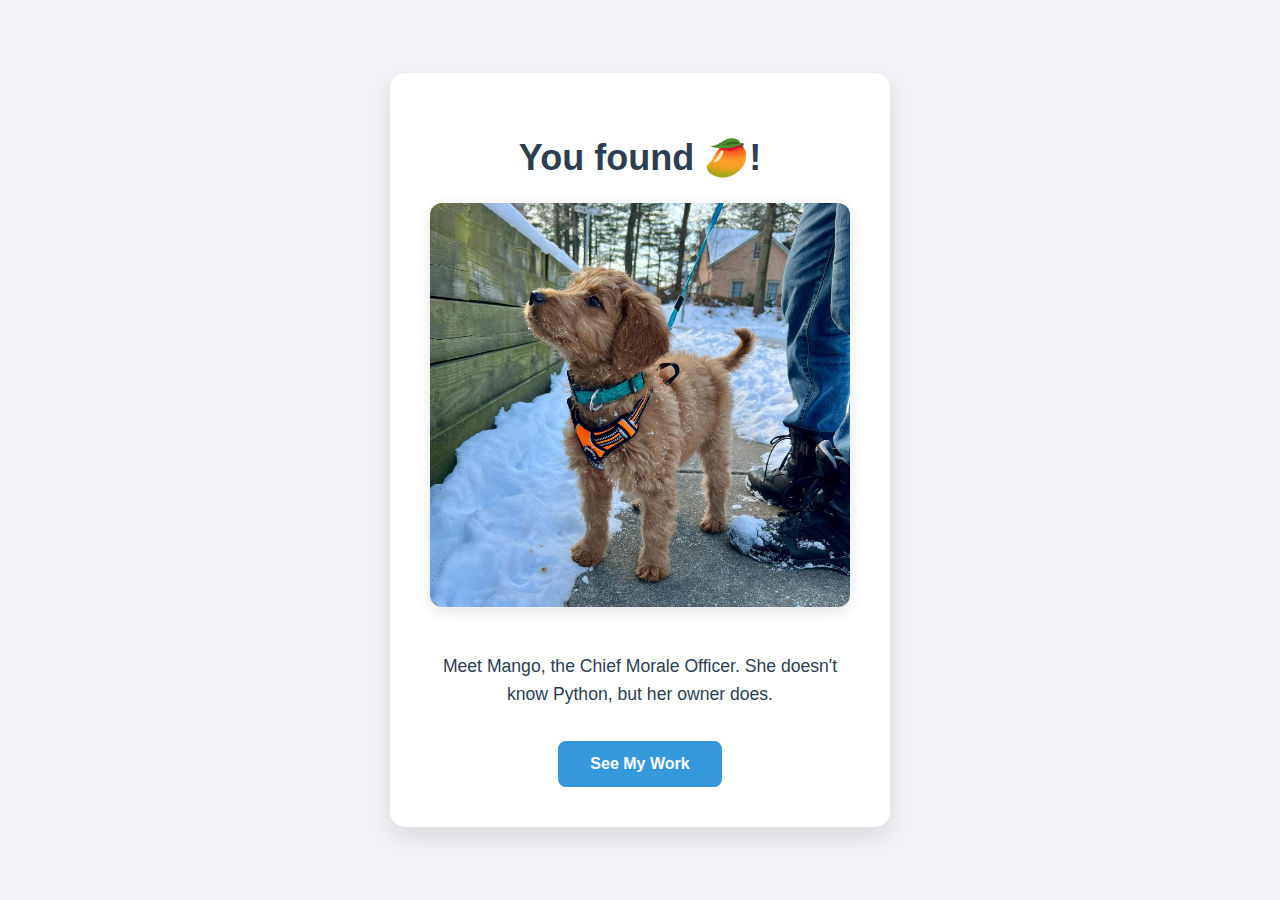
<file: mango.html>
<!DOCTYPE html>
<html lang="en">
<head>
    <meta charset="UTF-8">
    <meta name="viewport" content="width=device-width, initial-scale=1.0">
    <title>Bonus Content!</title>
    <style>
        :root {
            --primary-color: #3498db;
            --secondary-color: #2c3e50;
            --background-color: #f0f2f5;
            --text-color: #333;
            --card-background: #ffffff;
            --shadow-color: rgba(0, 0, 0, 0.1);
        }

        body {
            font-family: -apple-system, BlinkMacSystemFont, "Segoe UI", Roboto, Helvetica, Arial, sans-serif;
            background-color: var(--background-color);
            color: var(--text-color);
            margin: 0;
            padding: 2rem;
            display: flex;
            justify-content: center;
            align-items: center;
            min-height: 100vh;
            box-sizing: border-box;
        }

        .card {
            background-color: var(--card-background);
            border-radius: 15px;
            box-shadow: 0 10px 25px var(--shadow-color);
            padding: 2.5rem;
            max-width: 500px;
            width: 100%;
            text-align: center;
            box-sizing: border-box;
            transition: transform 0.3s ease, box-shadow 0.3s ease;
        }

        .card:hover {
            transform: translateY(-5px);
            box-shadow: 0 15px 35px var(--shadow-color);
        }

        h1 {
            font-size: 2.25rem;
            color: var(--secondary-color);
            margin-bottom: 1.5rem;
        }

        .mango-image {
            max-width: 100%;
            height: auto;
            border-radius: 12px;
            margin-bottom: 1.5rem;
            box-shadow: 0 4px 15px var(--shadow-color);
        }

        .caption {
            font-size: 1.1rem;
            line-height: 1.6;
            color: var(--secondary-color);
            margin-bottom: 2rem;
        }

        .cta-button {
            display: inline-block;
            background-color: var(--primary-color);
            color: white;
            font-size: 1rem;
            font-weight: 600;
            text-decoration: none;
            padding: 0.9rem 2rem;
            border-radius: 8px;
            border: none;
            cursor: pointer;
            transition: background-color 0.3s ease, transform 0.2s ease;
        }

        .cta-button:hover {
            background-color: #2980b9;
            transform: translateY(-2px);
        }
        
        .cta-button:active {
            transform: translateY(0);
        }

        @media (max-width: 600px) {
            body {
                padding: 1rem;
            }
            .card {
                padding: 2rem;
            }
            h1 {
                font-size: 1.8rem;
            }
            .caption {
                font-size: 1rem;
            }
        }
    </style>
</head>
<body>

    <div class="card">
        <h1>You found 🥭!</h1>
        <img src="assets/mango.jpg" alt="A photo of Mango, the dog." class="mango-image">
        <p class="caption">Meet Mango, the Chief Morale Officer. She doesn't know Python, but her owner does.</p>
        <a href="index.html" class="cta-button">See My Work</a>
    </div>

</body>
</html>
</file>
